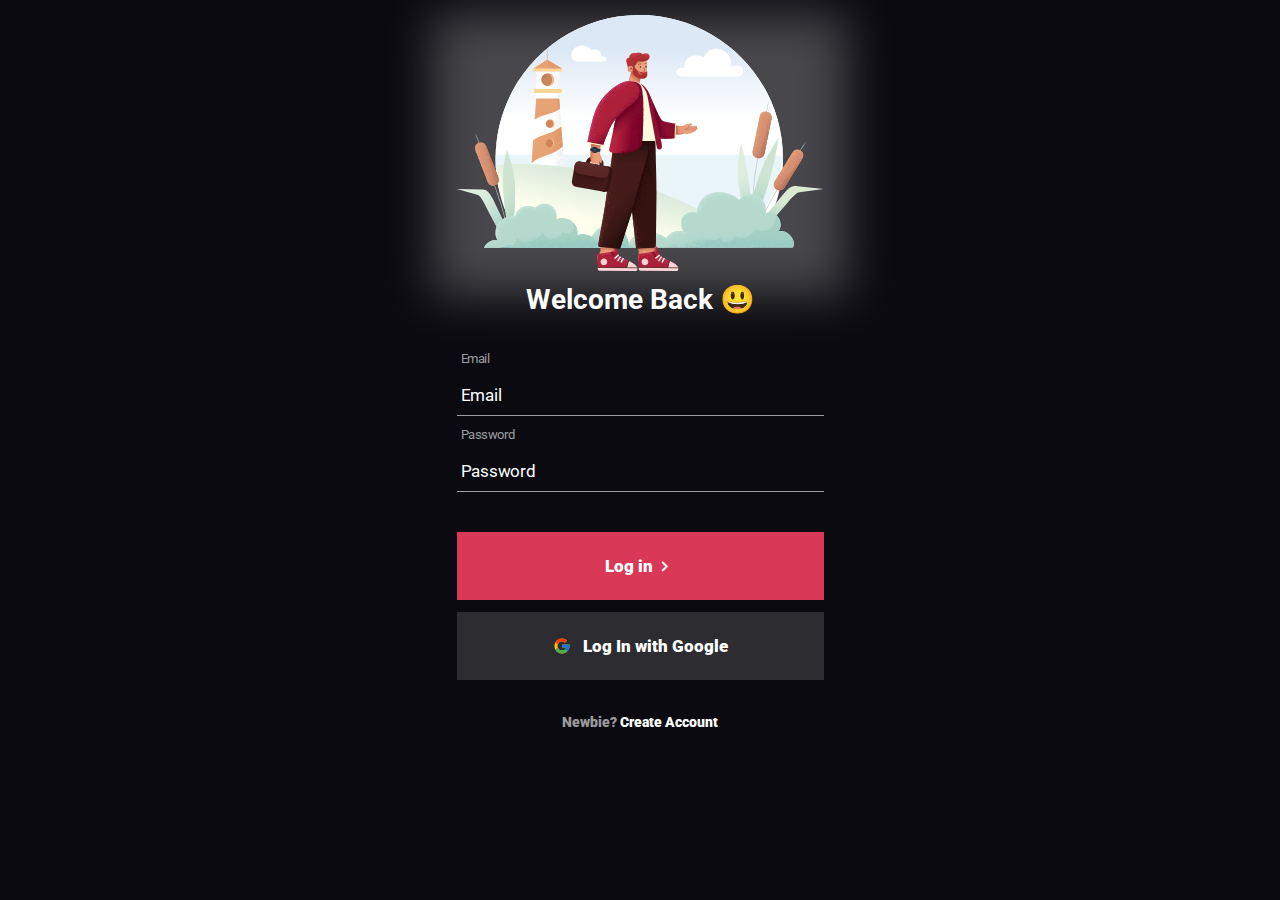
<file: index.html>
<!DOCTYPE html>
<html lang="en">

<head>
    <meta charset="UTF-8">
    <meta name="viewport" content="width=device-width, initial-scale=1.0">
    <link rel="stylesheet" href="style.css">
    <link rel="preconnect" href="https://fonts.googleapis.com">
    <link rel="preconnect" href="https://fonts.gstatic.com" crossorigin>
    <link href="https://fonts.googleapis.com/css2?family=Roboto:wght@400;700;900&display=swap" rel="stylesheet">
    <link href='https://unpkg.com/boxicons@2.1.4/css/boxicons.min.css' rel='stylesheet'>
    <title>Login App</title>
</head>

<body>
    <main>
        <div class="blur"></div>
        <img src="./img/login-img.svg" alt="homem com uma mala">

        <h1>Welcome Back 😃</h1>

        <div class="container-inputs">
            <label>Email</label>
            <input placeholder="Email" type="email">

            <label>Password</label>
            <input placeholder="Password" type="password">
        </div>

        <button class="btn-login">Log in
            <i class='bx bx-chevron-right'></i>
        </button>

        <button class="btn-google"><img src="./img/icon-google.svg" alt="logo do google" />Log In with Google</button>

        <div class="container-link">
            <a href="./signup.html">Newbie?
                <span>
                    Create Account
                </span>
            </a>
        </div>
    </main>
</body>

</html>
</file>
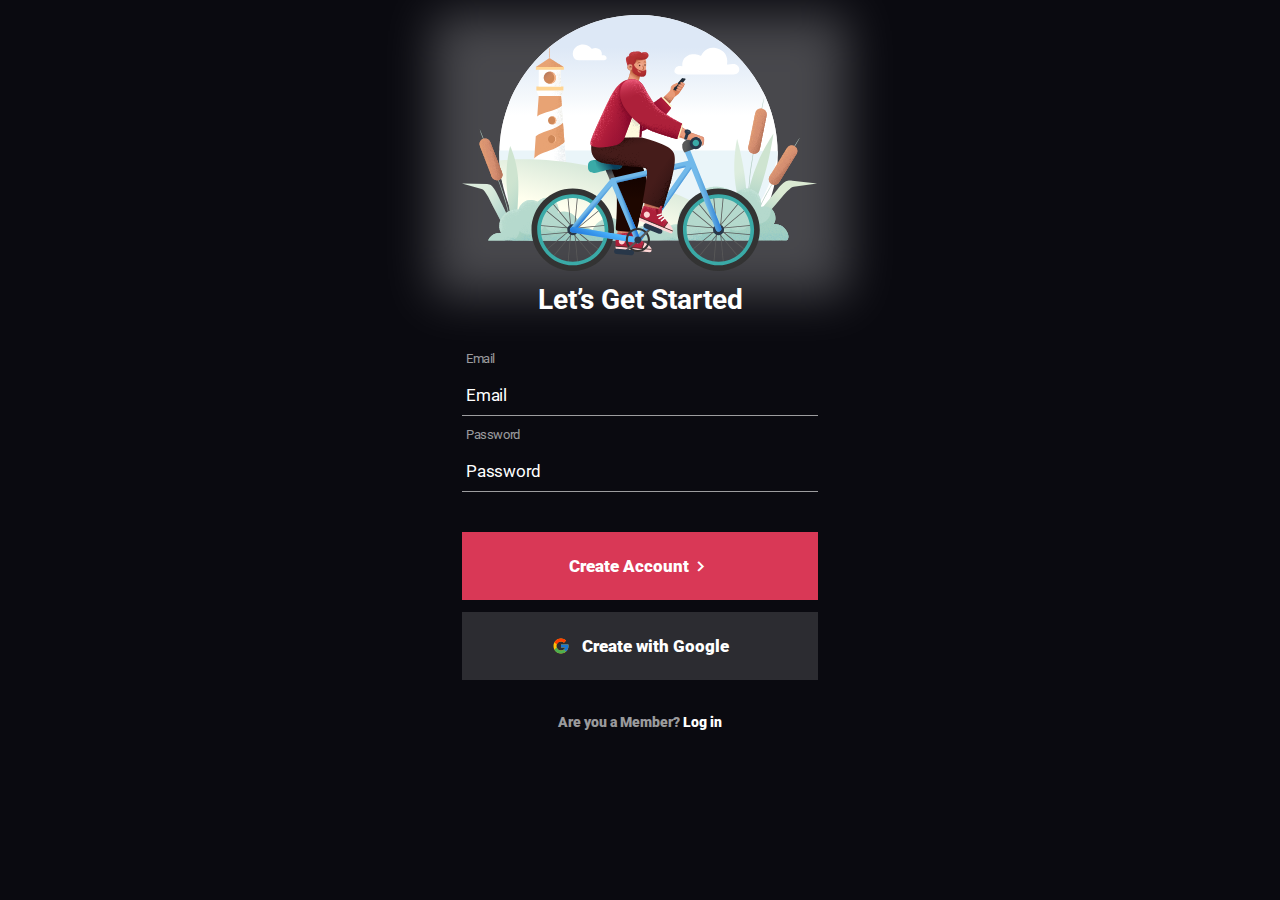
<file: signup.html>
<!DOCTYPE html>
<html lang="en">

<head>
    <meta charset="UTF-8">
    <meta name="viewport" content="width=device-width, initial-scale=1.0">
    <link rel="stylesheet" href="style.css">
    <link rel="preconnect" href="https://fonts.googleapis.com">
<link rel="preconnect" href="https://fonts.gstatic.com" crossorigin>
<link href="https://fonts.googleapis.com/css2?family=Roboto:wght@400;700;900&display=swap" rel="stylesheet">
<link href='https://unpkg.com/boxicons@2.1.4/css/boxicons.min.css' rel='stylesheet'>
    <title>Login App</title>
</head>

<body>
    <main>
        <div class="blur"></div>
        <img src="./img/signup-img.svg" alt="homem com bicicleta">

        <h1>Let’s Get Started</h1>

        <div class="container-inputs">
            <label>Email</label>
            <input placeholder="Email" type="email">

            <label>Password</label>
            <input placeholder="Password" type="password">
        </div>

        <button class="btn-login">Create Account
            <i class='bx bx-chevron-right'></i>
        </button>

        <button class="btn-google"><img src="./img/icon-google.svg" alt="logo do google" />Create with Google</button>

        <div class="container-link">
            <a href="./index.html">Are you a Member?
                <span>
                    Log in
                </span>
            </a>
        </div>



    </main>

</body>

</html>
</file>
<file: style.css>
* {
    margin: 0;
    padding: 0;
    box-sizing: border-box;
    font-family: "Roboto", sans-serif;
}

body {
    display: flex;
    justify-content: center;
    background-color: #0A0A10;
}

main {
    display: flex;
    flex-direction: column;
    align-items: center;
    padding: 15px 0;
    max-width: 415px;
    min-height: 100vh;
    gap: 12px;
    position: relative;
}

.blur {
    width: 414px;
    height: 280px;
    position: absolute;
    z-index: -1;
    background: #ffffff;
    opacity: 0.25;
    filter: blur(24px);
}

h1 {
    font-weight: 700;
    font-size: 28px;
    line-height: 33px;
    text-align: center;
    color: #ffffff;
}

.container-inputs {
    margin-top: 20px;
    display: flex;
    flex-direction: column;
    width: 100%;
}

label {
    font-weight: 400;
    font-size: 13px;
    line-height: 22px;
    letter-spacing: -0.408px;
    color: rgba(255, 255, 255, 0.6);
    margin-bottom: 4px;
    margin-left: 4px;
}

input {
    width: 100%;
    height: 42px;
    margin-bottom: 8px;
    background: transparent;
    outline: none;
    border: none;
    border-bottom: 1px solid rgba(255, 255, 255, 0.6);
    font-weight: 400;
    font-size: 17px;
    line-height: 20px;
    letter-spacing: -0.24px;
    color: #ffffff;
    padding-left: 4px;
}

input::placeholder {
    font-weight: 400;
    font-size: 17px;
    line-height: 20px;
    letter-spacing: -0.24px;
    color: #ffffff;
}

.btn-login {
    margin-top: 20px;
    width: 100%;
    height: 68px;
    background: #D93856;
    font-weight: 900;
    font-size: 17px;
    line-height: 2px;
    color: #ffffff;
    border: none;
    display: flex;
    align-items: center;
    justify-content: center;
    transition: 0.3s ease;
}

.btn-login:hover {
    cursor: pointer;
    opacity: 0.8;
}

.btn-login:active {
    opacity: 0.6;
}

i {
    font-weight: 900;
    font-size: 22px;
    line-height: 2px;
    color: #ffffff;
}

.btn-google {
    width: 100%;
    height: 68px;
    border: none;
    display: flex;
    align-items: center;
    justify-content: center;
    transition: 0.3s ease;
    background: rgba(255, 255, 255, 0.14);
    font-weight: 900;
    font-size: 17px;
    line-height: 2px;
    color: #ffffff;
    gap: 12px;
}

.btn-google:hover {
    cursor: pointer;
    opacity: 0.8;
}

.btn-google:active {
    opacity: 0.6;
}

.container-link {
    margin-top: 20px;
    position: relative;
}

a {
    font-weight: 900;
    font-size: 14px;
    line-height: 16px;
    color: rgba(255, 255, 255, 0.6);
    text-decoration: none;
}

a::after {
    content: "";
    width: 0;
    height: 2px;
    position: absolute;
    background: #D93856;
    bottom: -3px;
    left: 0;
    transition: 0.3s ease;
}

a:hover::after {
    content: "";
    width: 100%;
    height: 2px;
    position: absolute;
    background: #D93856;
    bottom: -3px;
    left: 0;
}
span {
    color: #ffffff;
}
</file>
